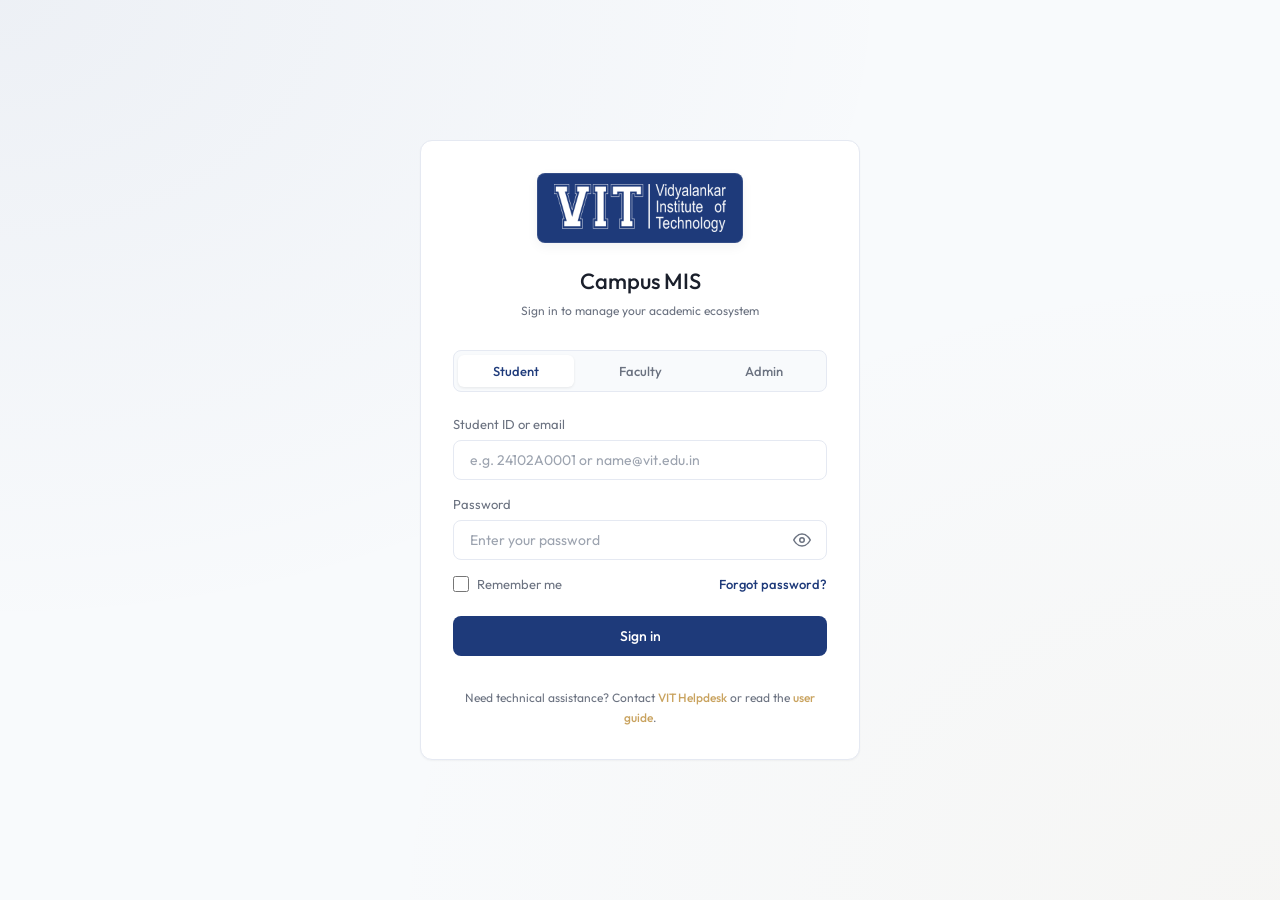
<file: mockup/index.html>
<!DOCTYPE html>
<html lang="en">
<head>
  <meta charset="UTF-8">
  <meta name="viewport" content="width=device-width, initial-scale=1.0">
  <title>Login — Campus MIS</title>
  <link rel="stylesheet" href="style.css">
  <link rel="icon" type="image/webp" href="Logo_W7aw0pZqV.webp">
</head>
<body>

  <main class="login-container">
    <header class="header-section">
      <div class="logo-container" aria-label="Vidyalankar Institute of Technology Logo">
        <img src="VIT-logo-blue.png" alt="Vidyalankar Institute of Technology" class="vit-logo-png">
      </div>
      <h1 class="title-main">Campus MIS</h1>
      <p class="title-sub">Sign in to manage your academic ecosystem</p>
    </header>

    <div id="alertBanner" class="alert-banner" role="alert">
      <svg xmlns="http://www.w3.org/2000/svg" viewBox="0 0 24 24" fill="none" stroke="currentColor" stroke-width="2" stroke-linecap="round" stroke-linejoin="round">
        <circle cx="12" cy="12" r="10"></circle>
        <line x1="12" y1="8" x2="12" y2="12"></line>
        <line x1="12" y1="16" x2="12.01" y2="16"></line>
      </svg>
      <span id="alertMessage">Incorrect email or password.</span>
    </div>

    <div class="role-selector" role="tablist" aria-label="User role">
      <button class="role-btn active" role="tab" aria-selected="true" data-role="student">Student</button>
      <button class="role-btn" role="tab" aria-selected="false" data-role="faculty">Faculty</button>
      <button class="role-btn" role="tab" aria-selected="false" data-role="admin">Admin</button>
    </div>

    <form id="loginForm" novalidate>
      <div class="form-group">
        <label for="emailInput" class="form-label" id="emailLabel">Student ID or email</label>
        <div class="input-wrapper">
          <input type="email" id="emailInput" class="input-field" placeholder="e.g. 24102A0001 or name@vit.edu.in" required>
        </div>
      </div>

      <div class="form-group">
        <label for="passwordInput" class="form-label">Password</label>
        <div class="input-wrapper">
          <input type="password" id="passwordInput" class="input-field" placeholder="Enter your password" required>
          <button type="button" id="passwordToggle" class="password-toggle" aria-label="Show password">
            <svg id="eyeIcon" xmlns="http://www.w3.org/2000/svg" viewBox="0 0 24 24">
              <path d="M1 12s4-8 11-8 11 8 11 8-4 8-11 8-11-8-11-8z"></path>
              <circle cx="12" cy="12" r="3"></circle>
            </svg>
          </button>
        </div>
      </div>

      <div class="options-row">
        <label class="remember-me">
          <input type="checkbox" id="rememberMe">
          <span>Remember me</span>
        </label>
        <a href="#" class="forgot-link">Forgot password?</a>
      </div>

      <button type="submit" class="btn btn-primary" id="submitBtn">Sign in</button>
    </form>
    <footer class="footer-text">
      Need technical assistance? Contact <a href="#" class="footer-link">VIT Helpdesk</a> or read the <a href="#" class="footer-link">user guide</a>.
    </footer>
  </main>

  <script src="app.js"></script>
</body>
</html>
</file>
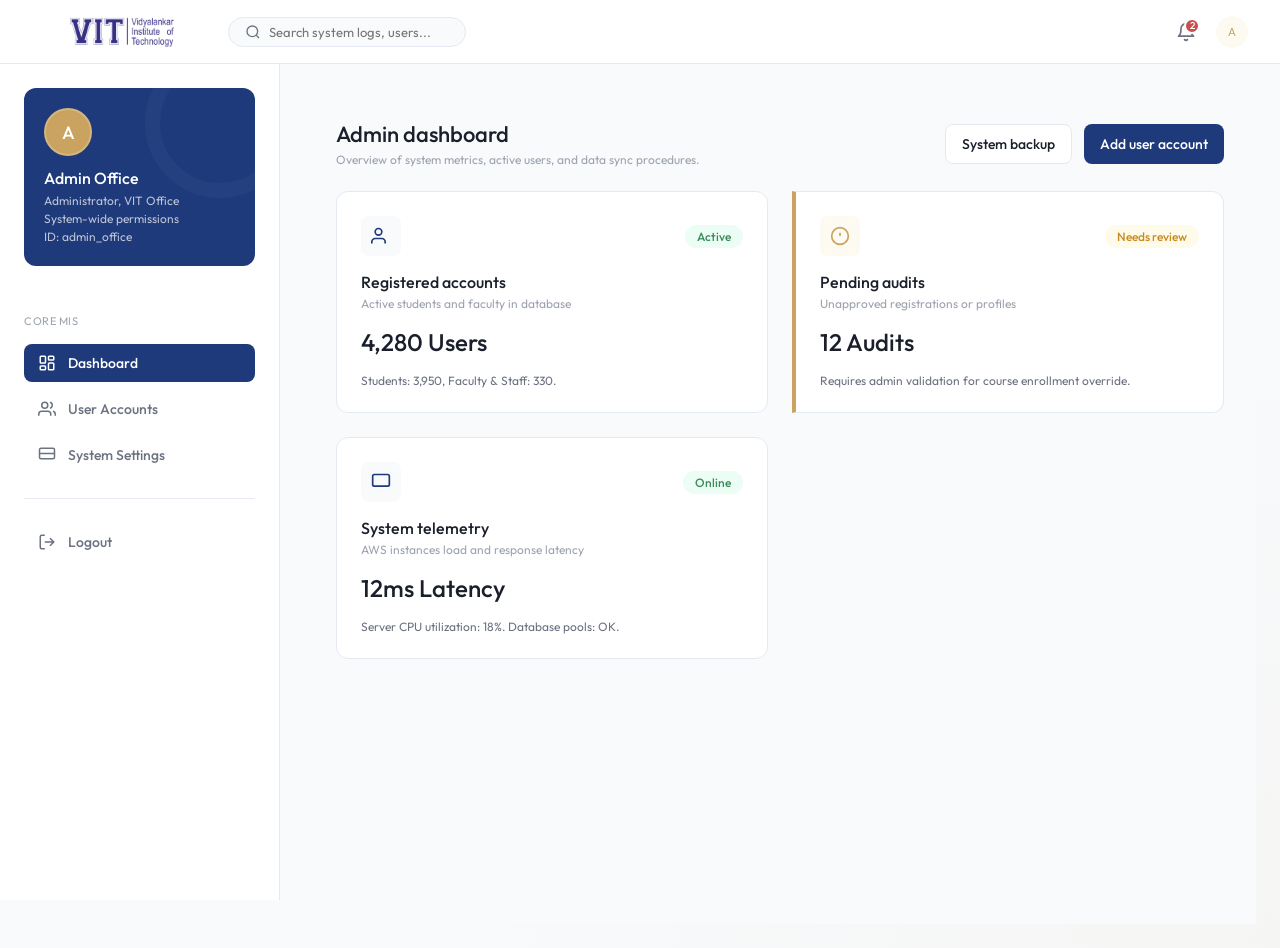
<file: mockup/admin_dash.html>
<!DOCTYPE html>
<html lang="en">
<head>
  <meta charset="UTF-8">
  <meta name="viewport" content="width=device-width, initial-scale=1.0">
  <title>Admin Dashboard — Campus MIS</title>
  <link rel="stylesheet" href="style.css">
  <link rel="icon" type="image/webp" href="Logo_W7aw0pZqV.webp">
</head>
<body>

  <div class="dashboard-wrapper">
    <aside class="sidebar">
      <div class="sidebar-profile">
        <div class="profile-avatar">A</div>
        <h2 class="profile-name">Admin Office</h2>
        <p class="profile-details">
          Administrator, VIT Office<br>
          System-wide permissions<br>
          ID: admin_office
        </p>
      </div>

      <nav class="sidebar-nav">
        <div class="nav-group-title">Core MIS</div>
        <a href="#" class="sidebar-link active">
          <svg viewBox="0 0 24 24">
            <rect x="3" y="3" width="7" height="9" rx="1"></rect>
            <rect x="14" y="3" width="7" height="5" rx="1"></rect>
            <rect x="14" y="12" width="7" height="9" rx="1"></rect>
            <rect x="3" y="16" width="7" height="5" rx="1"></rect>
          </svg>
          <span>Dashboard</span>
        </a>
        <a href="#" class="sidebar-link">
          <svg viewBox="0 0 24 24">
            <path d="M17 21v-2a4 4 0 0 0-4-4H5a4 4 0 0 0-4 4v2"></path>
            <circle cx="9" cy="7" r="4"></circle>
            <path d="M23 21v-2a4 4 0 0 0-3-3.87"></path>
            <path d="M16 3.13a4 4 0 0 1 0 7.75"></path>
          </svg>
          <span>User Accounts</span>
        </a>
        <a href="#" class="sidebar-link">
          <svg viewBox="0 0 24 24">
            <rect x="2" y="3" width="20" height="14" rx="2" ry="2"></rect>
            <line x1="2" y1="10" x2="22" y2="10"></line>
          </svg>
          <span>System Settings</span>
        </a>

        <div class="sidebar-divider"></div>
        
        <a href="index.html" class="sidebar-link">
          <svg viewBox="0 0 24 24">
            <path d="M9 21H5a2 2 0 0 1-2-2V5a2 2 0 0 1 2-2h4M16 17l5-5-5-5M21 12H9"></path>
          </svg>
          <span>Logout</span>
        </a>
      </nav>
    </aside>

    <main class="main-content">
      <nav class="top-nav">
        <div class="top-nav-left">
          <img src="Logo_W7aw0pZqV.webp" alt="VIT Logo" class="top-nav-logo">
          <div class="search-pill">
            <svg viewBox="0 0 24 24" fill="none" stroke="currentColor" stroke-width="2">
              <circle cx="11" cy="11" r="8"></circle>
              <line x1="21" y1="21" x2="16.65" y2="16.65"></line>
            </svg>
            <input type="text" placeholder="Search system logs, users...">
          </div>
        </div>

        <div class="top-nav-right">
          <div class="notification-btn" title="Notifications">
            <svg viewBox="0 0 24 24" fill="none" stroke="currentColor" stroke-width="2" stroke-linecap="round" stroke-linejoin="round" class="notification-icon">
              <path d="M18 8A6 6 0 0 0 6 8c0 7-3 9-3 9h18s-3-2-3-9"></path>
              <path d="M13.73 21a2 2 0 0 1-3.46 0"></path>
            </svg>
            <span class="notification-badge">2</span>
          </div>
          <div class="profile-dropdown-wrapper">
            <button class="avatar-placeholder active-user" id="userMenuBtn" title="Admin Office (Current User)" aria-expanded="false">A</button>
            <div class="dropdown-menu" id="userDropdown">
              <a href="#" class="dropdown-item">
                <svg viewBox="0 0 24 24"><circle cx="12" cy="12" r="3"></circle><path d="M19.4 15a1.65 1.65 0 0 0 .33 1.82l.06.06a2 2 0 1 1-2.83 2.83l-.06-.06a1.65 1.65 0 0 0-1.82-.33 1.65 1.65 0 0 0-1 1.51V21a2 2 0 0 1-4 0v-.09A1.65 1.65 0 0 0 9 19.4a1.65 1.65 0 0 0-1.82.33l-.06.06a2 2 0 1 1-2.83-2.83l.06-.06a1.65 1.65 0 0 0 .33-1.82 1.65 1.65 0 0 0-1.51-1H3a2 2 0 0 1 0-4h.09A1.65 1.65 0 0 0 4.6 9a1.65 1.65 0 0 0-.33-1.82l-.06-.06a2 2 0 1 1 2.83-2.83l.06.06a1.65 1.65 0 0 0 1.82.33H9a1.65 1.65 0 0 0 1-1.51V3a2 2 0 0 1 4 0v.09a1.65 1.65 0 0 0 1 1.51 1.65 1.65 0 0 0 1.82-.33l.06-.06a2 2 0 1 1 2.83 2.83l-.06.06a1.65 1.65 0 0 0-.33 1.82V9a1.65 1.65 0 0 0 1.51 1H21a2 2 0 0 1 0 4h-.09a1.65 1.65 0 0 0-1.51 1z"></path></svg>
                <span>Settings</span>
              </a>
              <a href="index.html" class="dropdown-item">
                <svg viewBox="0 0 24 24"><path d="M9 21H5a2 2 0 0 1-2-2V5a2 2 0 0 1 2-2h4M16 17l5-5-5-5M21 12H9"></path></svg>
                <span>Sign out</span>
              </a>
            </div>
          </div>
        </div>
      </nav>

      <section class="dashboard-content">
        <header class="page-header">
          <div class="page-title-stack">
            <h1>Admin dashboard</h1>
            <p>Overview of system metrics, active users, and data sync procedures.</p>
          </div>
          <div class="page-header-actions">
            <button class="btn btn-secondary">System backup</button>
            <button class="btn btn-primary">Add user account</button>
          </div>
        </header>

        <div class="card-grid">
          <div class="dashboard-card">
            <div class="card-top">
              <div class="card-icon-box">
                <svg viewBox="0 0 24 24">
                  <path d="M17 21v-2a4 4 0 0 0-4-4H5a4 4 0 0 0-4 4v2"></path>
                  <circle cx="9" cy="7" r="4"></circle>
                </svg>
              </div>
              <span class="status-badge success">Active</span>
            </div>
            <h3 class="card-title">Registered accounts</h3>
            <p class="card-subtitle">Active students and faculty in database</p>
            <div class="card-value">4,280 Users</div>
            <p class="title-sub">Students: 3,950, Faculty & Staff: 330.</p>
          </div>

          <div class="dashboard-card featured">
            <div class="card-top">
              <div class="card-icon-box" style="background-color: var(--accent-gold-light); color: var(--accent-gold);">
                <svg viewBox="0 0 24 24">
                  <circle cx="12" cy="12" r="10"></circle>
                  <line x1="12" y1="8" x2="12" y2="12"></line>
                  <line x1="12" y1="16" x2="12.01" y2="16"></line>
                </svg>
              </div>
              <span class="status-badge warning">Needs review</span>
            </div>
            <h3 class="card-title">Pending audits</h3>
            <p class="card-subtitle">Unapproved registrations or profiles</p>
            <div class="card-value">12 Audits</div>
            <p class="title-sub">Requires admin validation for course enrollment override.</p>
          </div>

          <div class="dashboard-card">
            <div class="card-top">
              <div class="card-icon-box">
                <svg viewBox="0 0 24 24">
                  <rect x="2" y="3" width="20" height="14" rx="2" ry="2"></rect>
                </svg>
              </div>
              <span class="status-badge success">Online</span>
            </div>
            <h3 class="card-title">System telemetry</h3>
            <p class="card-subtitle">AWS instances load and response latency</p>
            <div class="card-value">12ms Latency</div>
            <p class="title-sub">Server CPU utilization: 18%. Database pools: OK.</p>
          </div>
        </div>
      </section>
    </main>
  </div>

  <script src="dashboard.js"></script>
</body>
</html>
</file>
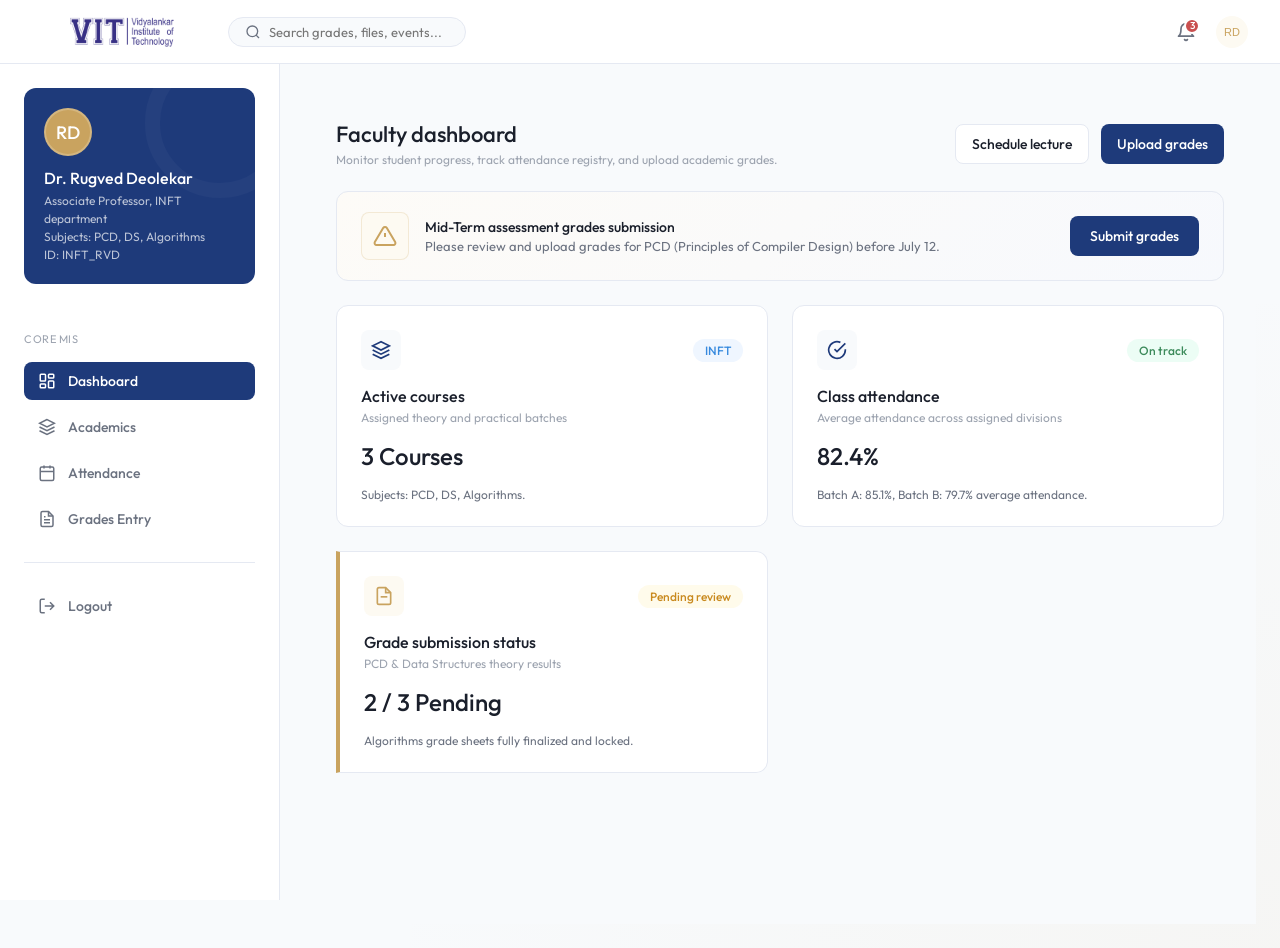
<file: mockup/faculty_dash.html>
<!DOCTYPE html>
<html lang="en">
<head>
  <meta charset="UTF-8">
  <meta name="viewport" content="width=device-width, initial-scale=1.0">
  <title>Faculty Dashboard — Campus MIS</title>
  <link rel="stylesheet" href="style.css">
  <link rel="icon" type="image/webp" href="Logo_W7aw0pZqV.webp">
</head>
<body>

  <div class="dashboard-wrapper">
    <aside class="sidebar">
      <div class="sidebar-profile">
        <div class="profile-avatar">RD</div>
        <h2 class="profile-name">Dr. Rugved Deolekar</h2>
        <p class="profile-details">
          Associate Professor, INFT department<br>
          Subjects: PCD, DS, Algorithms<br>
          ID: INFT_RVD
        </p>
      </div>

      <nav class="sidebar-nav">
        <div class="nav-group-title">Core MIS</div>
        <a href="#" class="sidebar-link active">
          <svg viewBox="0 0 24 24">
            <rect x="3" y="3" width="7" height="9" rx="1"></rect>
            <rect x="14" y="3" width="7" height="5" rx="1"></rect>
            <rect x="14" y="12" width="7" height="9" rx="1"></rect>
            <rect x="3" y="16" width="7" height="5" rx="1"></rect>
          </svg>
          <span>Dashboard</span>
        </a>
        <a href="#" class="sidebar-link">
          <svg viewBox="0 0 24 24">
            <path d="M12 2L2 7l10 5 10-5-10-5zM2 17l10 5 10-5M2 12l10 5 10-5"></path>
          </svg>
          <span>Academics</span>
        </a>
        <a href="#" class="sidebar-link">
          <svg viewBox="0 0 24 24">
            <rect x="3" y="4" width="18" height="18" rx="2" ry="2"></rect>
            <line x1="16" y1="2" x2="16" y2="6"></line>
            <line x1="8" y1="2" x2="8" y2="6"></line>
            <line x1="3" y1="10" x2="21" y2="10"></line>
          </svg>
          <span>Attendance</span>
        </a>
        <a href="#" class="sidebar-link">
          <svg viewBox="0 0 24 24">
            <path d="M14 2H6a2 2 0 0 0-2 2v16a2 2 0 0 0 2 2h12a2 2 0 0 0 2-2V8z"></path>
            <polyline points="14 2 14 8 20 8"></polyline>
            <line x1="16" y1="13" x2="8" y2="13"></line>
            <line x1="16" y1="17" x2="8" y2="17"></line>
            <polyline points="10 9 9 9 8 9"></polyline>
          </svg>
          <span>Grades Entry</span>
        </a>

        <div class="sidebar-divider"></div>
        
        <a href="index.html" class="sidebar-link">
          <svg viewBox="0 0 24 24">
            <path d="M9 21H5a2 2 0 0 1-2-2V5a2 2 0 0 1 2-2h4M16 17l5-5-5-5M21 12H9"></path>
          </svg>
          <span>Logout</span>
        </a>
      </nav>
    </aside>

    <main class="main-content">
      <nav class="top-nav">
        <div class="top-nav-left">
          <img src="Logo_W7aw0pZqV.webp" alt="VIT Logo" class="top-nav-logo">
          <div class="search-pill">
            <svg viewBox="0 0 24 24" fill="none" stroke="currentColor" stroke-width="2">
              <circle cx="11" cy="11" r="8"></circle>
              <line x1="21" y1="21" x2="16.65" y2="16.65"></line>
            </svg>
            <input type="text" placeholder="Search grades, files, events...">
          </div>
        </div>

        <div class="top-nav-right">
          <div class="notification-btn" title="Notifications">
            <svg viewBox="0 0 24 24" fill="none" stroke="currentColor" stroke-width="2" stroke-linecap="round" stroke-linejoin="round" class="notification-icon">
              <path d="M18 8A6 6 0 0 0 6 8c0 7-3 9-3 9h18s-3-2-3-9"></path>
              <path d="M13.73 21a2 2 0 0 1-3.46 0"></path>
            </svg>
            <span class="notification-badge">3</span>
          </div>
          <div class="profile-dropdown-wrapper">
            <button class="avatar-placeholder active-user" id="userMenuBtn" title="Dr. Rugved Deolekar (Current User)" aria-expanded="false">RD</button>
            <div class="dropdown-menu" id="userDropdown">
              <a href="#" class="dropdown-item">
                <svg viewBox="0 0 24 24"><circle cx="12" cy="12" r="3"></circle><path d="M19.4 15a1.65 1.65 0 0 0 .33 1.82l.06.06a2 2 0 1 1-2.83 2.83l-.06-.06a1.65 1.65 0 0 0-1.82-.33 1.65 1.65 0 0 0-1 1.51V21a2 2 0 0 1-4 0v-.09A1.65 1.65 0 0 0 9 19.4a1.65 1.65 0 0 0-1.82.33l-.06.06a2 2 0 1 1-2.83-2.83l.06-.06a1.65 1.65 0 0 0 .33-1.82 1.65 1.65 0 0 0-1.51-1H3a2 2 0 0 1 0-4h.09A1.65 1.65 0 0 0 4.6 9a1.65 1.65 0 0 0-.33-1.82l-.06-.06a2 2 0 1 1 2.83-2.83l.06.06a1.65 1.65 0 0 0 1.82.33H9a1.65 1.65 0 0 0 1-1.51V3a2 2 0 0 1 4 0v.09a1.65 1.65 0 0 0 1 1.51 1.65 1.65 0 0 0 1.82-.33l.06-.06a2 2 0 1 1 2.83 2.83l-.06.06a1.65 1.65 0 0 0-.33 1.82V9a1.65 1.65 0 0 0 1.51 1H21a2 2 0 0 1 0 4h-.09a1.65 1.65 0 0 0-1.51 1z"></path></svg>
                <span>Settings</span>
              </a>
              <a href="index.html" class="dropdown-item">
                <svg viewBox="0 0 24 24"><path d="M9 21H5a2 2 0 0 1-2-2V5a2 2 0 0 1 2-2h4M16 17l5-5-5-5M21 12H9"></path></svg>
                <span>Sign out</span>
              </a>
            </div>
          </div>
        </div>
      </nav>

      <section class="dashboard-content">
        <header class="page-header">
          <div class="page-title-stack">
            <h1>Faculty dashboard</h1>
            <p>Monitor student progress, track attendance registry, and upload academic grades.</p>
          </div>
          <div class="page-header-actions">
            <button class="btn btn-secondary">Schedule lecture</button>
            <button class="btn btn-primary">Upload grades</button>
          </div>
        </header>

        <article class="promo-banner">
          <div class="promo-left">
            <div class="promo-icon-block">
              <svg viewBox="0 0 24 24">
                <path d="M10.29 3.86L1.82 18a2 2 0 0 0 1.71 3h16.94a2 2 0 0 0 1.71-3L13.71 3.86a2 2 0 0 0-3.42 0z"></path>
                <line x1="12" y1="9" x2="12" y2="13"></line>
                <line x1="12" y1="17" x2="12.01" y2="17"></line>
              </svg>
            </div>
            <div class="promo-text-stack">
              <h3>Mid-Term assessment grades submission</h3>
              <p>Please review and upload grades for PCD (Principles of Compiler Design) before July 12.</p>
            </div>
          </div>
          <div class="promo-right">
            <button class="btn btn-primary">Submit grades</button>
          </div>
        </article>

        <div class="card-grid">
          <div class="dashboard-card">
            <div class="card-top">
              <div class="card-icon-box">
                <svg viewBox="0 0 24 24">
                  <path d="M12 2L2 7l10 5 10-5-10-5zM2 17l10 5 10-5M2 12l10 5 10-5"></path>
                </svg>
              </div>
              <span class="status-badge info">INFT</span>
            </div>
            <h3 class="card-title">Active courses</h3>
            <p class="card-subtitle">Assigned theory and practical batches</p>
            <div class="card-value">3 Courses</div>
            <p class="title-sub">Subjects: PCD, DS, Algorithms.</p>
          </div>

          <div class="dashboard-card">
            <div class="card-top">
              <div class="card-icon-box">
                <svg viewBox="0 0 24 24">
                  <path d="M22 11.08V12a10 10 0 1 1-5.93-9.14"></path>
                  <polyline points="22 4 12 14.01 9 11.01"></polyline>
                </svg>
              </div>
              <span class="status-badge success">On track</span>
            </div>
            <h3 class="card-title">Class attendance</h3>
            <p class="card-subtitle">Average attendance across assigned divisions</p>
            <div class="card-value">82.4%</div>
            <p class="title-sub">Batch A: 85.1%, Batch B: 79.7% average attendance.</p>
          </div>

          <div class="dashboard-card featured">
            <div class="card-top">
              <div class="card-icon-box" style="background-color: var(--accent-gold-light); color: var(--accent-gold);">
                <svg viewBox="0 0 24 24">
                  <path d="M14 2H6a2 2 0 0 0-2 2v16a2 2 0 0 0 2 2h12a2 2 0 0 0 2-2V8z"></path>
                  <polyline points="14 2 14 8 20 8"></polyline>
                  <line x1="16" y1="13" x2="8" y2="13"></line>
                </svg>
              </div>
              <span class="status-badge warning">Pending review</span>
            </div>
            <h3 class="card-title">Grade submission status</h3>
            <p class="card-subtitle">PCD & Data Structures theory results</p>
            <div class="card-value">2 / 3 Pending</div>
            <p class="title-sub">Algorithms grade sheets fully finalized and locked.</p>
          </div>
        </div>
      </section>
    </main>
  </div>

  <script src="dashboard.js"></script>
</body>
</html>
</file>
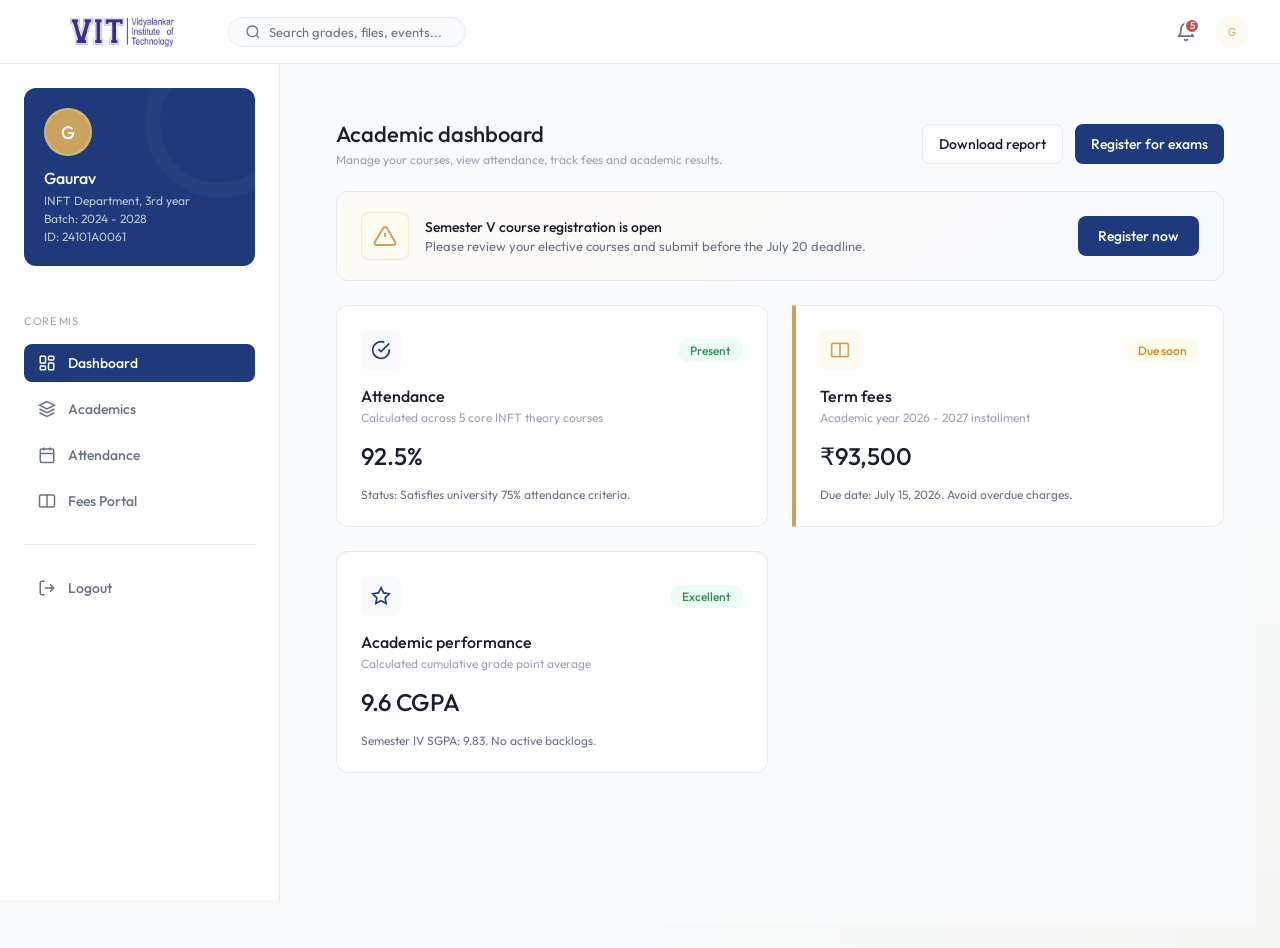
<file: mockup/stud_dash.html>
<!DOCTYPE html>
<html lang="en">
<head>
  <meta charset="UTF-8">
  <meta name="viewport" content="width=device-width, initial-scale=1.0">
  <title>Student Dashboard — Campus MIS</title>
  <link rel="stylesheet" href="style.css">
  <link rel="icon" type="image/webp" href="Logo_W7aw0pZqV.webp">
</head>
<body>

  <div class="dashboard-wrapper">
    <aside class="sidebar">
      <div class="sidebar-profile">
        <div class="profile-avatar">G</div>
        <h2 class="profile-name">Gaurav</h2>
        <p class="profile-details">
          INFT Department, 3rd year<br>
          Batch: 2024 - 2028<br>
          ID: 24101A0061
        </p>
      </div>

      <nav class="sidebar-nav">
        <div class="nav-group-title">Core MIS</div>
        <a href="#" class="sidebar-link active">
          <svg viewBox="0 0 24 24">
            <rect x="3" y="3" width="7" height="9" rx="1"></rect>
            <rect x="14" y="3" width="7" height="5" rx="1"></rect>
            <rect x="14" y="12" width="7" height="9" rx="1"></rect>
            <rect x="3" y="16" width="7" height="5" rx="1"></rect>
          </svg>
          <span>Dashboard</span>
        </a>
        <a href="#" class="sidebar-link">
          <svg viewBox="0 0 24 24">
            <path d="M12 2L2 7l10 5 10-5-10-5zM2 17l10 5 10-5M2 12l10 5 10-5"></path>
          </svg>
          <span>Academics</span>
        </a>
        <a href="#" class="sidebar-link">
          <svg viewBox="0 0 24 24">
            <rect x="3" y="4" width="18" height="18" rx="2" ry="2"></rect>
            <line x1="16" y1="2" x2="16" y2="6"></line>
            <line x1="8" y1="2" x2="8" y2="6"></line>
            <line x1="3" y1="10" x2="21" y2="10"></line>
          </svg>
          <span>Attendance</span>
        </a>
        <a href="#" class="sidebar-link">
          <svg viewBox="0 0 24 24">
            <rect x="2" y="4" width="20" height="16" rx="2" ry="2"></rect>
            <line x1="12" y1="4" x2="12" y2="20"></line>
          </svg>
          <span>Fees Portal</span>
        </a>

        <div class="sidebar-divider"></div>
        
        <a href="index.html" class="sidebar-link">
          <svg viewBox="0 0 24 24">
            <path d="M9 21H5a2 2 0 0 1-2-2V5a2 2 0 0 1 2-2h4M16 17l5-5-5-5M21 12H9"></path>
          </svg>
          <span>Logout</span>
        </a>
      </nav>
    </aside>

    <main class="main-content">
      <nav class="top-nav">
        <div class="top-nav-left">
          <img src="Logo_W7aw0pZqV.webp" alt="VIT Logo" class="top-nav-logo">
          <div class="search-pill">
            <svg viewBox="0 0 24 24" fill="none" stroke="currentColor" stroke-width="2">
              <circle cx="11" cy="11" r="8"></circle>
              <line x1="21" y1="21" x2="16.65" y2="16.65"></line>
            </svg>
            <input type="text" placeholder="Search grades, files, events...">
          </div>
        </div>

        <div class="top-nav-right">
          <div class="notification-btn" title="Notifications">
            <svg viewBox="0 0 24 24" fill="none" stroke="currentColor" stroke-width="2" stroke-linecap="round" stroke-linejoin="round" class="notification-icon">
              <path d="M18 8A6 6 0 0 0 6 8c0 7-3 9-3 9h18s-3-2-3-9"></path>
              <path d="M13.73 21a2 2 0 0 1-3.46 0"></path>
            </svg>
            <span class="notification-badge">5</span>
          </div>
          <div class="profile-dropdown-wrapper">
            <button class="avatar-placeholder active-user" id="userMenuBtn" title="Gaurav (Current User)" aria-expanded="false">G</button>
            <div class="dropdown-menu" id="userDropdown">
              <a href="#" class="dropdown-item">
                <svg viewBox="0 0 24 24"><circle cx="12" cy="12" r="3"></circle><path d="M19.4 15a1.65 1.65 0 0 0 .33 1.82l.06.06a2 2 0 1 1-2.83 2.83l-.06-.06a1.65 1.65 0 0 0-1.82-.33 1.65 1.65 0 0 0-1 1.51V21a2 2 0 0 1-4 0v-.09A1.65 1.65 0 0 0 9 19.4a1.65 1.65 0 0 0-1.82.33l-.06.06a2 2 0 1 1-2.83-2.83l.06-.06a1.65 1.65 0 0 0 .33-1.82 1.65 1.65 0 0 0-1.51-1H3a2 2 0 0 1 0-4h.09A1.65 1.65 0 0 0 4.6 9a1.65 1.65 0 0 0-.33-1.82l-.06-.06a2 2 0 1 1 2.83-2.83l.06.06a1.65 1.65 0 0 0 1.82.33H9a1.65 1.65 0 0 0 1-1.51V3a2 2 0 0 1 4 0v.09a1.65 1.65 0 0 0 1 1.51 1.65 1.65 0 0 0 1.82-.33l.06-.06a2 2 0 1 1 2.83 2.83l-.06.06a1.65 1.65 0 0 0-.33 1.82V9a1.65 1.65 0 0 0 1.51 1H21a2 2 0 0 1 0 4h-.09a1.65 1.65 0 0 0-1.51 1z"></path></svg>
                <span>Settings</span>
              </a>
              <a href="index.html" class="dropdown-item">
                <svg viewBox="0 0 24 24"><path d="M9 21H5a2 2 0 0 1-2-2V5a2 2 0 0 1 2-2h4M16 17l5-5-5-5M21 12H9"></path></svg>
                <span>Sign out</span>
              </a>
            </div>
          </div>
        </div>
      </nav>

      <section class="dashboard-content">
        <header class="page-header">
          <div class="page-title-stack">
            <h1>Academic dashboard</h1>
            <p>Manage your courses, view attendance, track fees and academic results.</p>
          </div>
          <div class="page-header-actions">
            <button class="btn btn-secondary">Download report</button>
            <button class="btn btn-primary">Register for exams</button>
          </div>
        </header>

        <article class="promo-banner">
          <div class="promo-left">
            <div class="promo-icon-block">
              <svg viewBox="0 0 24 24">
                <path d="M10.29 3.86L1.82 18a2 2 0 0 0 1.71 3h16.94a2 2 0 0 0 1.71-3L13.71 3.86a2 2 0 0 0-3.42 0z"></path>
                <line x1="12" y1="9" x2="12" y2="13"></line>
                <line x1="12" y1="17" x2="12.01" y2="17"></line>
              </svg>
            </div>
            <div class="promo-text-stack">
              <h3>Semester V course registration is open</h3>
              <p>Please review your elective courses and submit before the July 20 deadline.</p>
            </div>
          </div>
          <div class="promo-right">
            <button class="btn btn-primary">Register now</button>
          </div>
        </article>

        <div class="card-grid">
          <div class="dashboard-card">
            <div class="card-top">
              <div class="card-icon-box">
                <svg viewBox="0 0 24 24">
                  <path d="M22 11.08V12a10 10 0 1 1-5.93-9.14"></path>
                  <polyline points="22 4 12 14.01 9 11.01"></polyline>
                </svg>
              </div>
              <span class="status-badge success">Present</span>
            </div>
            <h3 class="card-title">Attendance</h3>
            <p class="card-subtitle">Calculated across 5 core INFT theory courses</p>
            <div class="card-value">92.5%</div>
            <p class="title-sub">Status: Satisfies university 75% attendance criteria.</p>
          </div>

          <div class="dashboard-card featured">
            <div class="card-top">
              <div class="card-icon-box" style="background-color: var(--accent-gold-light); color: var(--accent-gold);">
                <svg viewBox="0 0 24 24">
                  <rect x="2" y="4" width="20" height="16" rx="2" ry="2"></rect>
                  <line x1="12" y1="4" x2="12" y2="20"></line>
                </svg>
              </div>
              <span class="status-badge warning">Due soon</span>
            </div>
            <h3 class="card-title">Term fees</h3>
            <p class="card-subtitle">Academic year 2026 - 2027 installment</p>
            <div class="card-value">₹93,500</div>
            <p class="title-sub">Due date: July 15, 2026. Avoid overdue charges.</p>
          </div>

          <div class="dashboard-card">
            <div class="card-top">
              <div class="card-icon-box">
                <svg viewBox="0 0 24 24">
                  <path d="M12 2l3.09 6.26L22 9.27l-5 4.87 1.18 6.88L12 17.77l-6.18 3.25L7 14.14 2 9.27l6.91-1.01L12 2z"></path>
                </svg>
              </div>
              <span class="status-badge success">Excellent</span>
            </div>
            <h3 class="card-title">Academic performance</h3>
            <p class="card-subtitle">Calculated cumulative grade point average</p>
            <div class="card-value">9.6 CGPA</div>
            <p class="title-sub">Semester IV SGPA: 9.83. No active backlogs.</p>
          </div>
        </div>
      </section>
    </main>
  </div>

  <script src="dashboard.js"></script>
</body>
</html>
</file>
<file: mockup/style.css>
@import url('https://fonts.googleapis.com/css2?family=Outfit:wght@400;500&display=swap');

:root {

  --brand-navy: #1e3a7a;
  --brand-navy-hover: #16305e;

  --page-bg: #f8fafc;
  --surface-card: #ffffff;
  --placeholder: #dbe3f5;
  --border: #e5e9f2;
  --text-primary: #1a1f2b;
  --text-secondary: #6b7280;
  --text-muted: #9ca3af;

  --accent-gold: #c9a35f;
  --accent-gold-hover: #b58f4c;
  --accent-gold-light: #fdfaf2;

  --success: #3b8a5a;
  --warning: #c98a1f;
  --danger: #c94f4f;
  --info: #378ade;

  --card-radius: 12px;
  --control-radius: 8px;
  --font-family: 'Outfit', sans-serif;
}

* {
  box-sizing: border-box;
  margin: 0;
  padding: 0;
}

body {
  font-family: var(--font-family);
  background-color: var(--page-bg);
  color: var(--text-primary);
  min-height: 100vh;
  display: flex;
  align-items: center;
  justify-content: center;
  padding: 24px;
  overflow-x: hidden;
  background-image: 
    radial-gradient(at 0% 0%, rgba(30, 58, 122, 0.05) 0px, transparent 50%),
    radial-gradient(at 100% 100%, rgba(201, 163, 95, 0.05) 0px, transparent 50%);
}

.login-container {
  width: 100%;
  max-width: 440px;
  background: var(--surface-card);
  border: 1px solid var(--border);
  border-radius: var(--card-radius);
  padding: 32px;
  box-shadow: 0 1px 2px rgba(0, 0, 0, 0.04);
  transition: transform 0.3s ease, box-shadow 0.3s ease;
}

.login-container:hover {
  transform: translateY(-2px);
  box-shadow: 0 12px 24px -10px rgba(30, 58, 122, 0.08);
}

.header-section {
  display: flex;
  flex-direction: column;
  align-items: center;
  margin-bottom: 32px;
  text-align: center;
}

.logo-container {
  background-color: var(--brand-navy);
  padding: 10px 16px;
  border-radius: var(--control-radius);
  display: flex;
  align-items: center;
  gap: 16px;
  margin-bottom: 24px;
  border: 1px solid rgba(255, 255, 255, 0.1);
  box-shadow: 0 4px 12px rgba(0, 0, 0, 0.05);
  transition: transform 0.3s ease;
}

.logo-container:hover {
  transform: scale(1.02);
}

.vit-logo-png {
  height: 48px;
  width: auto;
  display: block;
}

.title-main {
  font-size: 22px;
  font-weight: 500;
  color: var(--text-primary);
  margin-bottom: 8px;
}

.title-sub {
  font-size: 12px;
  font-weight: 400;
  color: var(--text-secondary);
}

.role-selector {
  display: grid;
  grid-template-columns: repeat(3, 1fr);
  gap: 8px;
  margin-bottom: 24px;
  background: var(--page-bg);
  padding: 4px;
  border-radius: var(--control-radius);
  border: 1px solid var(--border);
}

.role-btn {
  border: none;
  background: transparent;
  padding: 8px 12px;
  font-size: 13px;
  font-family: var(--font-family);
  font-weight: 500;
  color: var(--text-secondary);
  border-radius: 6px;
  cursor: pointer;
  transition: all 0.2s ease;
  outline: none;
}

.role-btn:hover {
  color: var(--text-primary);
}

.role-btn.active {
  background: var(--surface-card);
  color: var(--brand-navy);
  box-shadow: 0 1px 3px rgba(0, 0, 0, 0.08);
}

.form-group {
  margin-bottom: 16px;
  position: relative;
}

.form-label {
  display: block;
  font-size: 13px;
  font-weight: 400;
  color: var(--text-secondary);
  margin-bottom: 8px;
}

.input-wrapper {
  position: relative;
  display: flex;
  align-items: center;
}

.input-field {
  width: 100%;
  height: 40px;
  padding: 0 16px;
  font-size: 14px;
  font-family: var(--font-family);
  color: var(--text-primary);
  background-color: var(--surface-card);
  border: 1px solid var(--border);
  border-radius: var(--control-radius);
  outline: none;
  transition: all 0.2s ease;
}

.input-field::placeholder {
  color: var(--text-muted);
}

.input-field:focus {
  border-color: var(--brand-navy);
  box-shadow: 0 0 0 3px rgba(30, 58, 122, 0.1);
}

.password-toggle {
  position: absolute;
  right: 12px;
  background: none;
  border: none;
  cursor: pointer;
  color: var(--text-secondary);
  display: flex;
  align-items: center;
  justify-content: center;
  padding: 4px;
  border-radius: 4px;
  outline: none;
}

.password-toggle:hover {
  color: var(--text-primary);
}

.password-toggle svg {
  width: 18px;
  height: 18px;
  stroke: currentColor;
  fill: none;
  stroke-width: 2;
}

.options-row {
  display: flex;
  justify-content: space-between;
  align-items: center;
  margin-bottom: 24px;
  font-size: 13px;
}

.remember-me {
  display: flex;
  align-items: center;
  gap: 8px;
  cursor: pointer;
  color: var(--text-secondary);
}

.remember-me input {
  width: 16px;
  height: 16px;
  border-radius: 4px;
  border: 1px solid var(--border);
  accent-color: var(--brand-navy);
  cursor: pointer;
}

.forgot-link {
  color: var(--brand-navy);
  text-decoration: none;
  font-weight: 500;
  transition: color 0.2s ease;
}

.forgot-link:hover {
  color: var(--brand-navy-hover);
}

.btn {
  display: inline-flex;
  align-items: center;
  justify-content: center;
  width: 100%;
  height: 40px;
  border-radius: var(--control-radius);
  font-family: var(--font-family);
  font-size: 14px;
  font-weight: 500;
  cursor: pointer;
  transition: all 0.2s ease;
  border: none;
  text-decoration: none;
}

.btn-primary {
  background-color: var(--brand-navy);
  color: #ffffff;
}

.btn-primary:hover {
  background-color: var(--brand-navy-hover);
  transform: translateY(-1px);
}

.btn-primary:active {
  transform: translateY(0);
}

.btn-secondary {
  background-color: var(--surface-card);
  color: var(--text-primary);
  border: 1px solid var(--border);
}

.btn-secondary:hover {
  background-color: var(--page-bg);
  border-color: var(--text-secondary);
}

.divider {
  display: flex;
  align-items: center;
  text-align: center;
  margin: 24px 0;
  color: var(--text-muted);
}

.divider::before,
.divider::after {
  content: '';
  flex: 1;
  border-bottom: 1px solid var(--border);
}

.divider:not(:empty)::before {
  margin-right: 12px;
}

.divider:not(:empty)::after {
  margin-left: 12px;
}

.divider span {
  font-size: 12px;
  color: var(--text-secondary);
}

.sso-icon {
  margin-right: 8px;
  width: 16px;
  height: 16px;
  display: inline-block;
  vertical-align: middle;
}

.footer-text {
  margin-top: 32px;
  text-align: center;
  font-size: 12px;
  color: var(--text-secondary);
  line-height: 1.6;
}

.footer-link {
  color: var(--accent-gold);
  text-decoration: none;
  font-weight: 500;
  transition: color 0.2s;
}

.footer-link:hover {
  color: var(--accent-gold-hover);
}

.alert-banner {
  display: none;
  background-color: #fde8e8;
  border: 1px solid #f8b4b4;
  color: var(--danger);
  padding: 12px 16px;
  border-radius: var(--control-radius);
  font-size: 13px;
  margin-bottom: 20px;
  align-items: center;
  gap: 8px;
  animation: slideIn 0.3s ease;
}

@keyframes slideIn {
  from {
    opacity: 0;
    transform: translateY(-8px);
  }
  to {
    opacity: 1;
    transform: translateY(0);
  }
}

.alert-banner svg {
  flex-shrink: 0;
  width: 16px;
  height: 16px;
}

.dashboard-wrapper {
  display: flex;
  min-height: 100vh;
  width: 100%;
  background-color: var(--page-bg);
}

.sidebar {
  width: 280px;
  background-color: var(--surface-card);
  border-right: 1px solid var(--border);
  display: flex;
  flex-direction: column;
  padding: 24px;
  position: fixed;
  height: calc(100vh - 64px);
  top: 64px;
  left: 0;
  z-index: 90;
}

.sidebar-logo {
  margin-bottom: 24px;
  display: flex;
  align-items: center;
  justify-content: center;
  background-color: var(--brand-navy);
  padding: 10px 16px;
  border-radius: var(--control-radius);
  border: 1px solid rgba(255, 255, 255, 0.1);
  box-shadow: 0 4px 12px rgba(0, 0, 0, 0.05);
}

.sidebar-logo-img {
  height: 38px;
  width: auto;
}

.sidebar-profile {
  background-color: var(--brand-navy);
  color: #ffffff;
  border-radius: var(--card-radius);
  padding: 20px;
  margin-bottom: 32px;
  position: relative;
  overflow: hidden;
}

.sidebar-profile::after {
  content: '';
  position: absolute;
  width: 120px;
  height: 120px;
  border: 15px solid rgba(255, 255, 255, 0.03);
  border-radius: 50%;
  top: -40px;
  right: -40px;
}

.profile-avatar {
  width: 48px;
  height: 48px;
  border-radius: 50%;
  background-color: var(--accent-gold);
  color: #ffffff;
  display: flex;
  align-items: center;
  justify-content: center;
  font-weight: 500;
  font-size: 18px;
  margin-bottom: 12px;
  border: 2px solid rgba(255, 255, 255, 0.2);
}

.profile-name {
  font-size: 16px;
  font-weight: 500;
  margin-bottom: 4px;
}

.profile-details {
  font-size: 12px;
  color: rgba(255, 255, 255, 0.7);
  line-height: 1.5;
}

.sidebar-nav {
  display: flex;
  flex-direction: column;
  gap: 8px;
}

.nav-group-title {
  font-size: 11px;
  text-transform: uppercase;
  letter-spacing: 0.05em;
  color: var(--text-muted);
  margin-bottom: 8px;
  margin-top: 16px;
}

.sidebar-link {
  display: flex;
  align-items: center;
  gap: 12px;
  padding: 10px 14px;
  font-size: 14px;
  color: var(--text-secondary);
  text-decoration: none;
  border-radius: var(--control-radius);
  transition: all 0.2s ease;
  font-weight: 500;
}

.sidebar-link svg {
  width: 18px;
  height: 18px;
  stroke: currentColor;
  fill: none;
  stroke-width: 2;
}

.sidebar-link:hover {
  background-color: var(--page-bg);
  color: var(--text-primary);
}

.sidebar-link.active {
  background-color: var(--brand-navy);
  color: #ffffff;
}

.sidebar-divider {
  height: 1px;
  background-color: var(--border);
  margin: 16px 0;
}

.main-content {
  margin-left: 280px;
  margin-top: 64px;
  flex-grow: 1;
  min-height: calc(100vh - 64px);
  display: flex;
  flex-direction: column;
}

.top-nav {
  height: 64px;
  background-color: var(--surface-card);
  border-bottom: 1px solid var(--border);
  display: flex;
  align-items: center;
  justify-content: space-between;
  padding: 0 32px;
  position: fixed;
  top: 0;
  left: 0;
  right: 0;
  z-index: 100;
}

.top-nav-left {
  display: flex;
  align-items: center;
  gap: 16px;
}

.top-nav-logo {
  height: 48px;
  width: auto;
}

.search-pill {
  display: flex;
  align-items: center;
  background-color: var(--page-bg);
  border-radius: 20px;
  padding: 6px 16px;
  gap: 8px;
  border: 1px solid var(--border);
}

.search-pill input {
  border: none;
  background: transparent;
  outline: none;
  font-size: 13px;
  font-family: var(--font-family);
  width: 180px;
}

.search-pill svg {
  width: 16px;
  height: 16px;
  color: var(--text-secondary);
}

.top-nav-right {
  display: flex;
  align-items: center;
  gap: 12px;
}

.avatar-placeholder {
  width: 32px;
  height: 32px;
  border-radius: 50%;
  background-color: var(--page-bg);
  border: 1px solid var(--border);
  display: flex;
  align-items: center;
  justify-content: center;
  font-size: 11px;
  color: var(--text-secondary);
  font-weight: 500;
}

.avatar-placeholder.active-user {
  background-color: var(--accent-gold-light);
  border-color: var(--accent-gold);
  color: var(--accent-gold);
}

.dashboard-content {
  padding: 32px;
  max-width: 1200px;
  width: 100%;
  margin: 0 auto;
  display: flex;
  flex-direction: column;
  gap: 24px;
}

.page-header {
  display: flex;
  align-items: center;
  justify-content: space-between;
}

.page-title-stack h1 {
  font-size: 22px;
  font-weight: 500;
  color: var(--text-primary);
  margin-bottom: 4px;
}

.page-title-stack p {
  font-size: 12px;
  color: var(--text-muted);
}

.page-header-actions {
  display: flex;
  gap: 12px;
}

.page-header-actions .btn {
  width: auto;
  padding: 0 16px;
}

.promo-banner {
  background: linear-gradient(135deg, #fdfbf7 0%, #f7f9fd 100%);
  border: 1px solid var(--border);
  border-radius: var(--card-radius);
  padding: 20px 24px;
  display: flex;
  align-items: center;
  justify-content: space-between;
  gap: 24px;
}

.promo-left {
  display: flex;
  align-items: center;
  gap: 16px;
}

.promo-icon-block {
  width: 48px;
  height: 48px;
  background-color: var(--accent-gold-light);
  border: 1px solid rgba(201, 163, 95, 0.2);
  border-radius: var(--control-radius);
  display: flex;
  align-items: center;
  justify-content: center;
  color: var(--accent-gold);
  flex-shrink: 0;
}

.promo-icon-block svg {
  width: 24px;
  height: 24px;
  stroke: currentColor;
  fill: none;
  stroke-width: 2;
}

.promo-text-stack h3 {
  font-size: 14px;
  font-weight: 500;
  color: var(--text-primary);
  margin-bottom: 2px;
}

.promo-text-stack p {
  font-size: 13px;
  color: var(--text-secondary);
}

.promo-right .btn {
  width: auto;
  padding: 0 20px;
}

.card-grid {
  display: grid;
  grid-template-columns: repeat(auto-fit, minmax(300px, 1fr));
  gap: 24px;
}

.dashboard-card {
  background-color: var(--surface-card);
  border: 1px solid var(--border);
  border-radius: var(--card-radius);
  padding: 24px;
  display: flex;
  flex-direction: column;
  position: relative;
  transition: transform 0.2s ease, box-shadow 0.2s ease;
}

.dashboard-card:hover {
  transform: translateY(-2px);
  box-shadow: 0 4px 12px rgba(0, 0, 0, 0.02);
}

.dashboard-card.featured {
  border-left: 4px solid var(--accent-gold);
  border-top-left-radius: 0;
  border-bottom-left-radius: 0;
}

.card-top {
  display: flex;
  align-items: center;
  justify-content: space-between;
  margin-bottom: 16px;
}

.card-icon-box {
  width: 40px;
  height: 40px;
  border-radius: var(--control-radius);
  background-color: var(--page-bg);
  display: flex;
  align-items: center;
  justify-content: center;
  color: var(--brand-navy);
}

.card-icon-box svg {
  width: 20px;
  height: 20px;
  stroke: currentColor;
  fill: none;
  stroke-width: 2;
}

.card-title {
  font-size: 16px;
  font-weight: 500;
  color: var(--text-primary);
  margin-bottom: 4px;
}

.card-subtitle {
  font-size: 12px;
  color: var(--text-muted);
  margin-bottom: 16px;
}

.card-value {
  font-size: 24px;
  font-weight: 500;
  color: var(--text-primary);
  margin-bottom: 16px;
}

.status-badge {
  display: inline-flex;
  align-items: center;
  padding: 4px 12px;
  border-radius: 12px;
  font-size: 12px;
  font-weight: 500;
  width: fit-content;
}

.status-badge.success {
  background-color: #ecfdf5;
  color: var(--success);
}

.status-badge.warning {
  background-color: #fffbeb;
  color: var(--warning);
}

.status-badge.danger {
  background-color: #fdf2f2;
  color: var(--danger);
}

.status-badge.info {
  background-color: #eff6ff;
  color: var(--info);
}

@media (max-width: 768px) {
  .sidebar {
    display: none;
  }
  .main-content {
    margin-left: 0;
  }
  .top-nav {
    padding: 0 16px;
  }
  .dashboard-content {
    padding: 16px;
  }
  .promo-banner {
    flex-direction: column;
    align-items: flex-start;
  }
  .page-header {
    flex-direction: column;
    align-items: flex-start;
    gap: 16px;
  }
}

.profile-dropdown-wrapper {
  position: relative;
  display: inline-block;
}

button.active-user {
  cursor: pointer;
  border: none;
  outline: none;
  transition: transform 0.2s ease, box-shadow 0.2s ease;
}

button.active-user:hover {
  transform: scale(1.05);
}

.dropdown-menu {
  display: none;
  position: absolute;
  right: 0;
  top: calc(100% + 8px);
  background-color: var(--surface-card);
  border: 1px solid var(--border);
  border-radius: var(--control-radius);
  width: 160px;
  box-shadow: 0 10px 25px rgba(0, 0, 0, 0.08);
  z-index: 20;
  overflow: hidden;
  animation: slideIn 0.2s ease;
}

.dropdown-menu.show {
  display: block;
}

.dropdown-item {
  display: flex;
  align-items: center;
  gap: 12px;
  padding: 10px 16px;
  font-size: 13px;
  color: var(--text-secondary);
  text-decoration: none;
  transition: all 0.2s ease;
  cursor: pointer;
  border-bottom: 1px solid rgba(229, 233, 242, 0.5);
}

.dropdown-item:last-child {
  border-bottom: none;
}

.dropdown-item svg {
  width: 16px;
  height: 16px;
  stroke: currentColor;
  fill: none;
  stroke-width: 2;
  flex-shrink: 0;
}

.dropdown-item span {
  font-weight: 500;
}

.dropdown-item:hover {
  background-color: var(--page-bg);
  color: var(--brand-navy);
}

.notification-btn {
  background: none;
  border: none;
  position: relative;
  cursor: pointer;
  padding: 8px;
  border-radius: 50%;
  color: var(--text-secondary);
  display: flex;
  align-items: center;
  justify-content: center;
  transition: all 0.2s ease;
}

.notification-btn:hover {
  background-color: var(--page-bg);
  color: var(--brand-navy);
}

.notification-icon {
  width: 20px;
  height: 20px;
}

.notification-badge {
  position: absolute;
  top: 4px;
  right: 4px;
  background-color: var(--danger);
  color: #ffffff;
  font-size: 10px;
  font-weight: 500;
  border-radius: 50%;
  width: 16px;
  height: 16px;
  display: flex;
  align-items: center;
  justify-content: center;
  border: 2px solid var(--surface-card);
}

.logo-badge {
  width: 36px;
  height: 36px;
  border-radius: 50%;
  background-color: var(--brand-navy);
  display: flex;
  align-items: center;
  justify-content: center;
  color: #ffffff;
  flex-shrink: 0;
  box-shadow: 0 2px 8px rgba(30, 58, 122, 0.2);
}

.logo-text {
  font-size: 16px;
  font-weight: 500;
  color: var(--brand-navy);
  letter-spacing: 0.5px;
}
</file>
